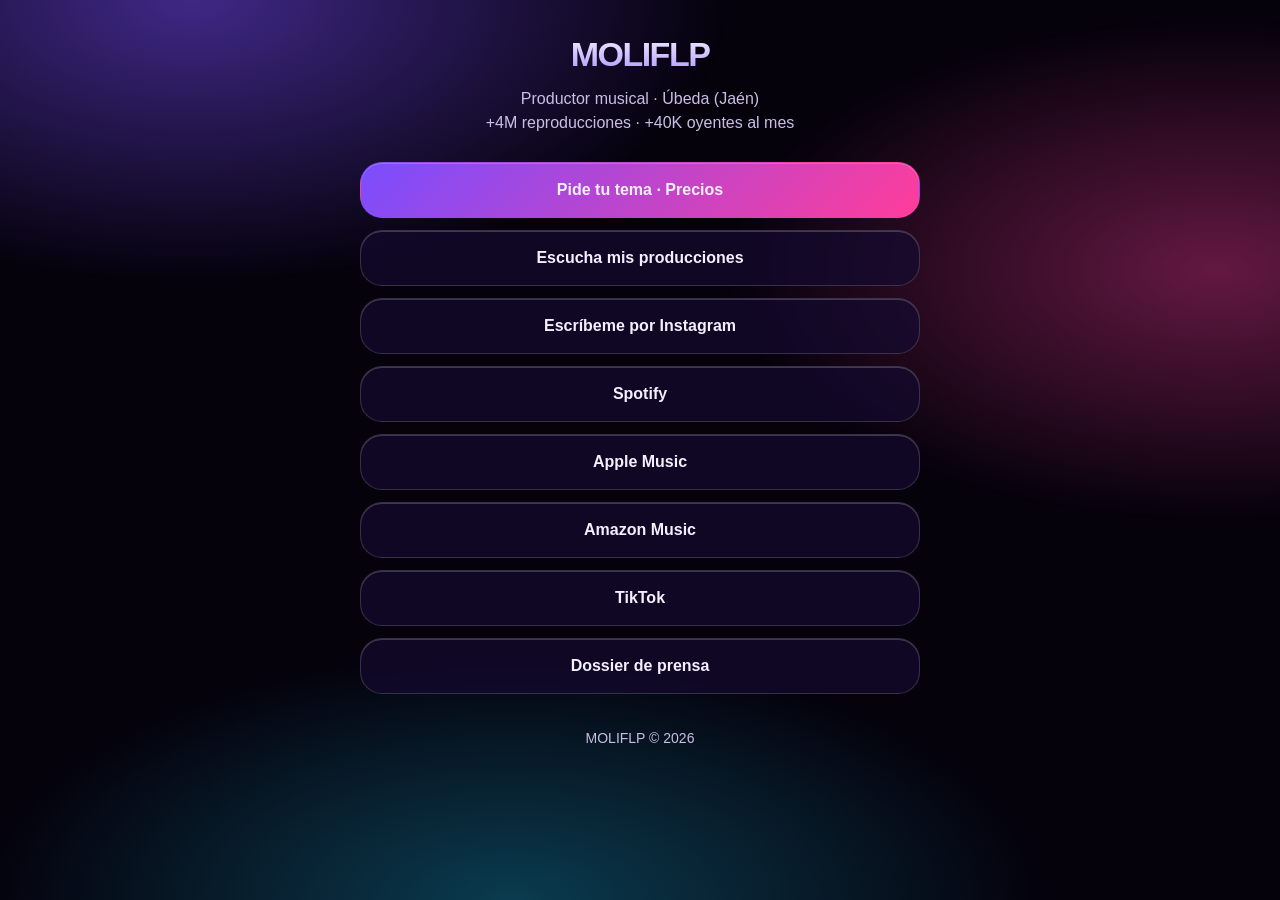
<file: bio.html>
<!doctype html>
<html lang="es"><head>
<meta charset="utf-8"><meta name="viewport" content="width=device-width, initial-scale=1, viewport-fit=cover"><meta name="theme-color" content="#05020c"><link rel="manifest" href="manifest.webmanifest"><link rel="icon" type="image/png" sizes="32x32" href="assets/icon-32.png"><link rel="apple-touch-icon" href="assets/apple-touch-icon.png"><link rel="stylesheet" href="pages.css">
<title>MoliFLP · Enlaces</title>
<meta name="description" content="Todos los enlaces de MoliFLP, productor musical de Úbeda (Jaén): escucha, pide tu tema y contacta.">
<link rel="canonical" href="https://moliflp-servicios.vercel.app/bio">
<meta property="og:title" content="MoliFLP · Enlaces"><meta property="og:image" content="https://moliflp-servicios.vercel.app/assets/og.png"><meta name="twitter:card" content="summary_large_image">
</head><body><main class="wrap">
<a class="logo" href="/">MOLIFLP</a>
<p class="tag">Productor musical · Úbeda (Jaén)<br>+4M reproducciones · +40K oyentes al mes</p>
<a class="btn-l main" href="/#servicios">Pide tu tema · Precios</a>
<a class="btn-l" href="/#catalogo">Escucha mis producciones</a>
<a class="btn-l" href="https://ig.me/m/MoliFLP" target="_blank" rel="noopener">Escríbeme por Instagram</a>
<a class="btn-l" href="https://open.spotify.com/intl-es/artist/4szvPLKIPZzeUIsnGun2G9" target="_blank" rel="noopener">Spotify</a>
<a class="btn-l" href="https://music.apple.com/es/artist/moliflp/1712678802" target="_blank" rel="noopener">Apple Music</a>
<a class="btn-l" href="https://music.amazon.com/artists/B0CLDWJK3Q/moliflp" target="_blank" rel="noopener">Amazon Music</a>
<a class="btn-l" href="https://tiktok.com/@_MoliFLP_" target="_blank" rel="noopener">TikTok</a>
<a class="btn-l" href="/prensa">Dossier de prensa</a>
<p class="foot">MOLIFLP © <script>document.write(new Date().getFullYear())</script></p>
</main></body></html>
</file>
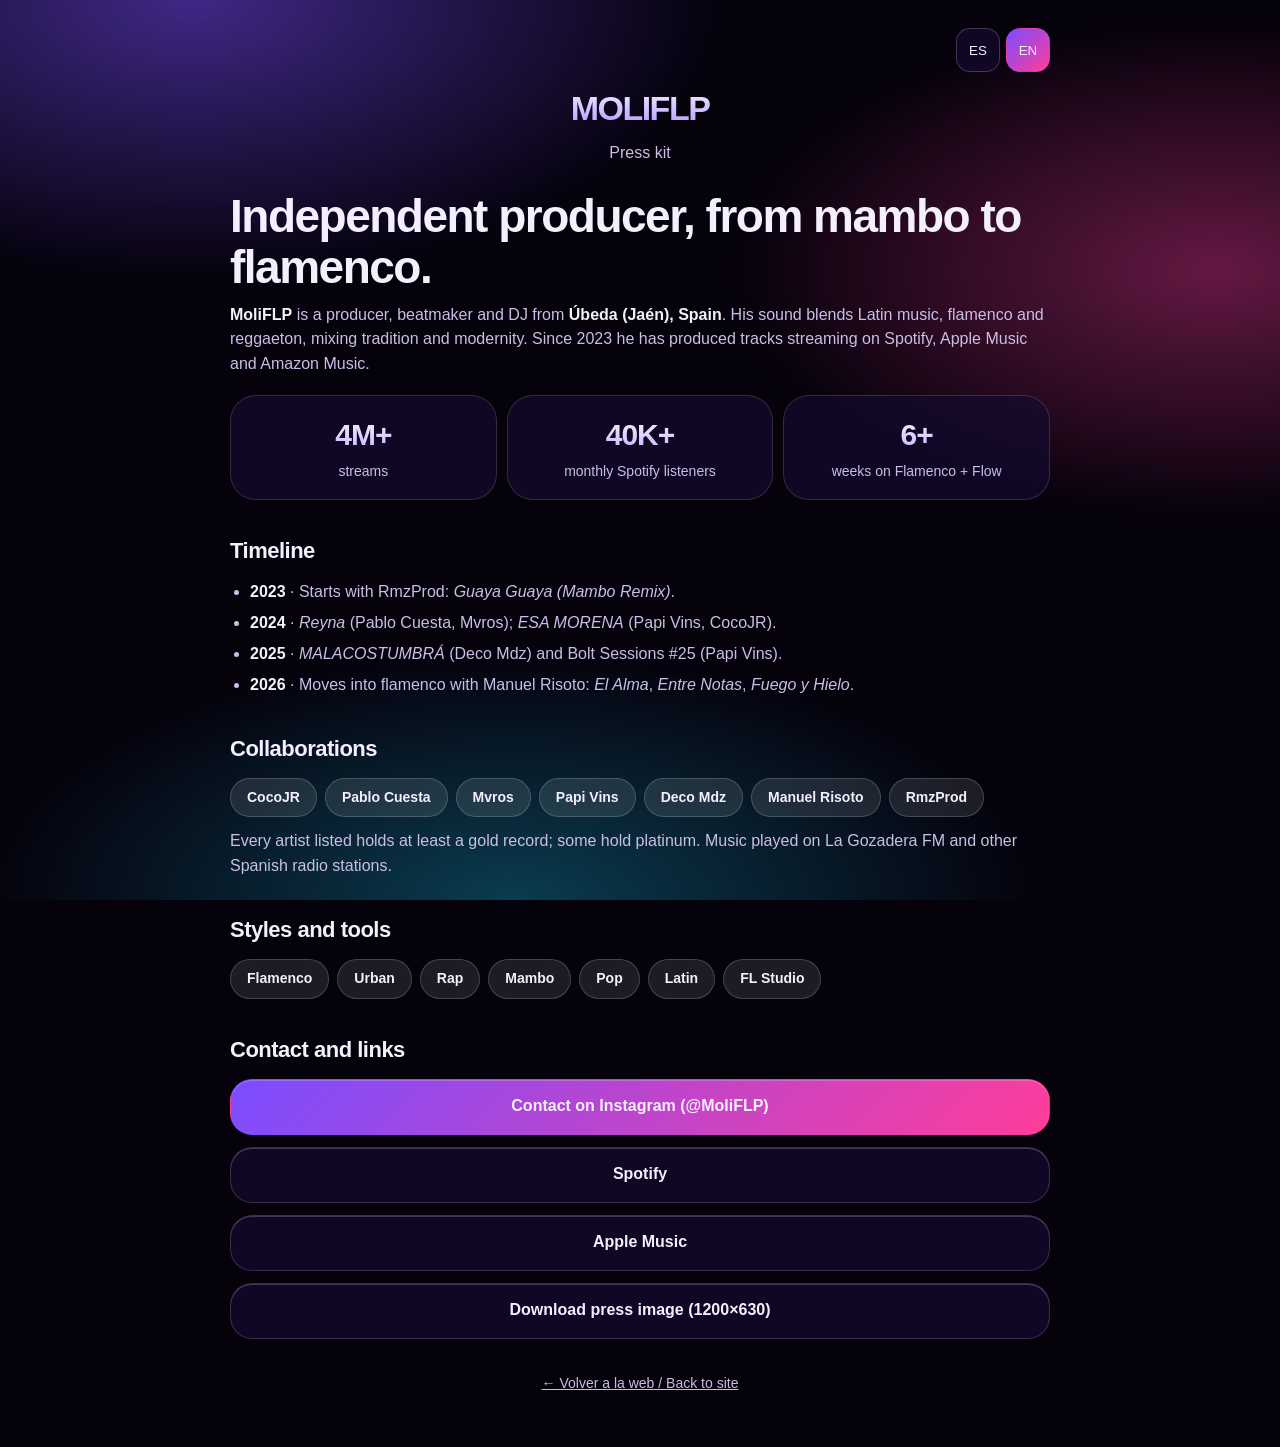
<file: prensa.html>
<!doctype html>
<html lang="es"><head>
<meta charset="utf-8"><meta name="viewport" content="width=device-width, initial-scale=1, viewport-fit=cover"><meta name="theme-color" content="#05020c"><link rel="manifest" href="manifest.webmanifest"><link rel="icon" type="image/png" sizes="32x32" href="assets/icon-32.png"><link rel="apple-touch-icon" href="assets/apple-touch-icon.png"><link rel="stylesheet" href="pages.css">
<title>MoliFLP · Dossier de prensa / Press kit</title>
<meta name="description" content="Dossier de prensa de MoliFLP: biografía, cifras, colaboraciones y contacto. Press kit in English.">
<link rel="canonical" href="https://moliflp-servicios.vercel.app/prensa">
<meta property="og:title" content="MoliFLP · Dossier de prensa"><meta property="og:image" content="https://moliflp-servicios.vercel.app/assets/og.png"><meta name="twitter:card" content="summary_large_image">
</head><body><main class="wrap wide">
<div class="lang" role="group" aria-label="Idioma / Language"><button type="button" data-set="es" aria-pressed="true">ES</button><button type="button" data-set="en" aria-pressed="false">EN</button></div>
<a class="logo" href="/">MOLIFLP</a>

<section data-l="es" class="on">
<p class="tag">Dossier de prensa</p>
<h1>Productor independiente, del mambo al flamenco.</h1>
<p><b>MoliFLP</b> es productor, beatmaker y DJ de <b>Úbeda (Jaén)</b>. Su sonido fusiona música latina, flamenco y reggaetón, mezclando tradición y modernidad. Desde 2023 produce temas que suenan en Spotify, Apple Music y Amazon Music.</p>
<div class="grid"><div class="box"><b>+4M</b><span>reproducciones</span></div><div class="box"><b>+40K</b><span>oyentes al mes en Spotify</span></div><div class="box"><b>+6</b><span>semanas en Flamenco + Flow</span></div></div>
<h2>Trayectoria</h2>
<ul class="l"><li><b>2023</b> · Empieza con RmzProd: <i>Guaya Guaya (Remix Mambo)</i>.</li><li><b>2024</b> · <i>Reyna</i> (Pablo Cuesta y Mvros); <i>ESA MORENA</i> (Papi Vins y CocoJR).</li><li><b>2025</b> · <i>MALACOSTUMBRÁ</i> (Deco Mdz) y Bolt Sessions #25 (Papi Vins).</li><li><b>2026</b> · Salto al flamenco con Manuel Risoto: <i>El Alma</i>, <i>Entre Notas</i>, <i>Fuego y Hielo</i>.</li></ul>
<h2>Colaboraciones</h2>
<div class="pills"><span>CocoJR</span><span>Pablo Cuesta</span><span>Mvros</span><span>Papi Vins</span><span>Deco Mdz</span><span>Manuel Risoto</span><span>RmzProd</span></div>
<p style="margin-top:12px">Todos los artistas citados tienen, como mínimo, disco de oro; algunos, de platino. Música emitida en La Gozadera FM y otras emisoras de España.</p>
<h2>Estilos y herramientas</h2>
<div class="pills"><span>Flamenco</span><span>Urbano</span><span>Rap</span><span>Mambo</span><span>Pop</span><span>Latino</span><span>FL Studio</span></div>
<h2>Contacto y enlaces</h2>
<a class="btn-l main" href="https://ig.me/m/MoliFLP" target="_blank" rel="noopener">Contactar por Instagram (@MoliFLP)</a>
<a class="btn-l" href="https://open.spotify.com/intl-es/artist/4szvPLKIPZzeUIsnGun2G9" target="_blank" rel="noopener">Spotify</a>
<a class="btn-l" href="https://music.apple.com/es/artist/moliflp/1712678802" target="_blank" rel="noopener">Apple Music</a>
<a class="btn-l" href="/assets/og.png" download>Descargar imagen de prensa (1200×630)</a>
</section>

<section data-l="en">
<p class="tag">Press kit</p>
<h1>Independent producer, from mambo to flamenco.</h1>
<p><b>MoliFLP</b> is a producer, beatmaker and DJ from <b>Úbeda (Jaén), Spain</b>. His sound blends Latin music, flamenco and reggaeton, mixing tradition and modernity. Since 2023 he has produced tracks streaming on Spotify, Apple Music and Amazon Music.</p>
<div class="grid"><div class="box"><b>4M+</b><span>streams</span></div><div class="box"><b>40K+</b><span>monthly Spotify listeners</span></div><div class="box"><b>6+</b><span>weeks on Flamenco + Flow</span></div></div>
<h2>Timeline</h2>
<ul class="l"><li><b>2023</b> · Starts with RmzProd: <i>Guaya Guaya (Mambo Remix)</i>.</li><li><b>2024</b> · <i>Reyna</i> (Pablo Cuesta, Mvros); <i>ESA MORENA</i> (Papi Vins, CocoJR).</li><li><b>2025</b> · <i>MALACOSTUMBRÁ</i> (Deco Mdz) and Bolt Sessions #25 (Papi Vins).</li><li><b>2026</b> · Moves into flamenco with Manuel Risoto: <i>El Alma</i>, <i>Entre Notas</i>, <i>Fuego y Hielo</i>.</li></ul>
<h2>Collaborations</h2>
<div class="pills"><span>CocoJR</span><span>Pablo Cuesta</span><span>Mvros</span><span>Papi Vins</span><span>Deco Mdz</span><span>Manuel Risoto</span><span>RmzProd</span></div>
<p style="margin-top:12px">Every artist listed holds at least a gold record; some hold platinum. Music played on La Gozadera FM and other Spanish radio stations.</p>
<h2>Styles and tools</h2>
<div class="pills"><span>Flamenco</span><span>Urban</span><span>Rap</span><span>Mambo</span><span>Pop</span><span>Latin</span><span>FL Studio</span></div>
<h2>Contact and links</h2>
<a class="btn-l main" href="https://ig.me/m/MoliFLP" target="_blank" rel="noopener">Contact on Instagram (@MoliFLP)</a>
<a class="btn-l" href="https://open.spotify.com/intl-es/artist/4szvPLKIPZzeUIsnGun2G9" target="_blank" rel="noopener">Spotify</a>
<a class="btn-l" href="https://music.apple.com/es/artist/moliflp/1712678802" target="_blank" rel="noopener">Apple Music</a>
<a class="btn-l" href="/assets/og.png" download>Download press image (1200×630)</a>
</section>
<p class="foot"><a href="/">← Volver a la web / Back to site</a></p>
</main>
<script>
document.querySelectorAll('.lang button').forEach(b=>b.addEventListener('click',()=>{const l=b.dataset.set;document.documentElement.lang=l;
document.querySelectorAll('[data-l]').forEach(s=>s.classList.toggle('on',s.dataset.l===l));
document.querySelectorAll('.lang button').forEach(x=>x.setAttribute('aria-pressed',x===b));}));
if((navigator.language||'').slice(0,2)!=='es')document.querySelector('[data-set=en]').click();
</script></body></html>
</file>
<file: pages.css>
/* Páginas ligeras: /bio, /prensa, 404. Mismo lenguaje visual que la web principal. */
*{box-sizing:border-box;margin:0}
:root{color-scheme:dark;--tx:#f4efff;--mu:#c9bfe6}
html{-webkit-text-size-adjust:100%}
body{min-height:100vh;min-height:100dvh;font-family:Inter,-apple-system,BlinkMacSystemFont,"SF Pro Text","Helvetica Neue",Arial,sans-serif;color:var(--tx);background:#05020c;line-height:1.55;-webkit-font-smoothing:antialiased;padding:max(28px,env(safe-area-inset-top)) 16px max(40px,env(safe-area-inset-bottom));position:relative;overflow-x:hidden}
body::before{content:"";position:fixed;inset:0;z-index:-1;background:radial-gradient(60% 45% at 15% 0,rgba(122,77,255,.5),transparent 70%),radial-gradient(55% 40% at 95% 30%,rgba(255,61,154,.38),transparent 70%),radial-gradient(60% 40% at 40% 100%,rgba(25,211,255,.28),transparent 70%)}
a{color:inherit}
.wrap{max-width:560px;margin:0 auto}
.wrap.wide{max-width:820px}
.logo{display:block;text-align:center;font-weight:900;font-size:34px;letter-spacing:-1.5px;text-decoration:none;margin-bottom:6px;background:linear-gradient(180deg,#fff,#b9a6ff 75%,#ff9ad0);-webkit-background-clip:text;background-clip:text;color:transparent}
.tag{text-align:center;color:var(--mu);margin-bottom:26px}
h1{font-size:clamp(30px,7vw,46px);letter-spacing:-1.5px;line-height:1.1;margin-bottom:10px}
h2{font-size:22px;letter-spacing:-.5px;margin:34px 0 12px}
p{color:var(--mu);margin-bottom:12px}
p b,li b{color:var(--tx)}
.card,.btn-l{display:flex;align-items:center;justify-content:center;gap:10px;min-height:56px;padding:14px 20px;margin-bottom:12px;border-radius:22px;text-decoration:none;font-weight:700;text-align:center;color:var(--tx);background:rgba(20,10,48,.7);border:1px solid rgba(255,255,255,.16);box-shadow:inset 0 1px 0 rgba(255,255,255,.2);transition:transform .35s cubic-bezier(.2,.9,.2,1)}
.btn-l:active{transform:scale(.97)}
.btn-l.main{background:linear-gradient(135deg,#7a4dff,#ff3d9a);border-color:transparent}
.btn-l small{display:block;font-weight:500;color:var(--mu);font-size:13px}
.box{padding:22px;border-radius:26px;background:rgba(20,10,48,.7);border:1px solid rgba(255,255,255,.14);margin-bottom:14px}
.grid{display:grid;grid-template-columns:repeat(auto-fit,minmax(105px,1fr));gap:10px;margin:18px 0}
.grid .box{margin:0;padding:16px 8px;text-align:center}
.grid b{display:block;font-size:30px;letter-spacing:-1px;background:linear-gradient(180deg,#fff,#b9a6ff);-webkit-background-clip:text;background-clip:text;color:transparent}
.grid span{color:var(--mu);font-size:14px}
ul.l{padding-left:20px;color:var(--mu)}ul.l li{margin-bottom:6px}
.pills{display:flex;flex-wrap:wrap;gap:8px}.pills span{padding:8px 16px;border-radius:999px;background:rgba(255,255,255,.1);border:1px solid rgba(255,255,255,.18);font-size:14px;font-weight:600}
.lang{display:flex;justify-content:flex-end;gap:6px;margin-bottom:10px}
.lang button{min-width:44px;min-height:44px;border-radius:14px;border:1px solid rgba(255,255,255,.2);background:rgba(20,10,48,.7);color:var(--tx);font:600 14px inherit;cursor:pointer}
.lang button[aria-pressed=true]{background:linear-gradient(135deg,#7a4dff,#ff3d9a);border-color:transparent}
[data-l]:not(.on){display:none}
.foot{text-align:center;margin-top:34px;font-size:14px;color:var(--mu)}
a:focus-visible,button:focus-visible{outline:3px solid #19d3ff;outline-offset:3px}
.big404{font-size:clamp(90px,26vw,170px);font-weight:900;letter-spacing:-8px;line-height:1;text-align:center;margin-top:12vh;background:linear-gradient(180deg,#fff,#b9a6ff 70%,#ff9ad0);-webkit-background-clip:text;background-clip:text;color:transparent}
@media print{body{background:#fff;color:#000}body::before{display:none}p,.grid span,ul.l{color:#222}.btn-l,.lang{display:none}.box{border-color:#bbb;background:#fff}.grid b,h1,.logo{color:#000;background:none;-webkit-text-fill-color:#000}}
</file>
